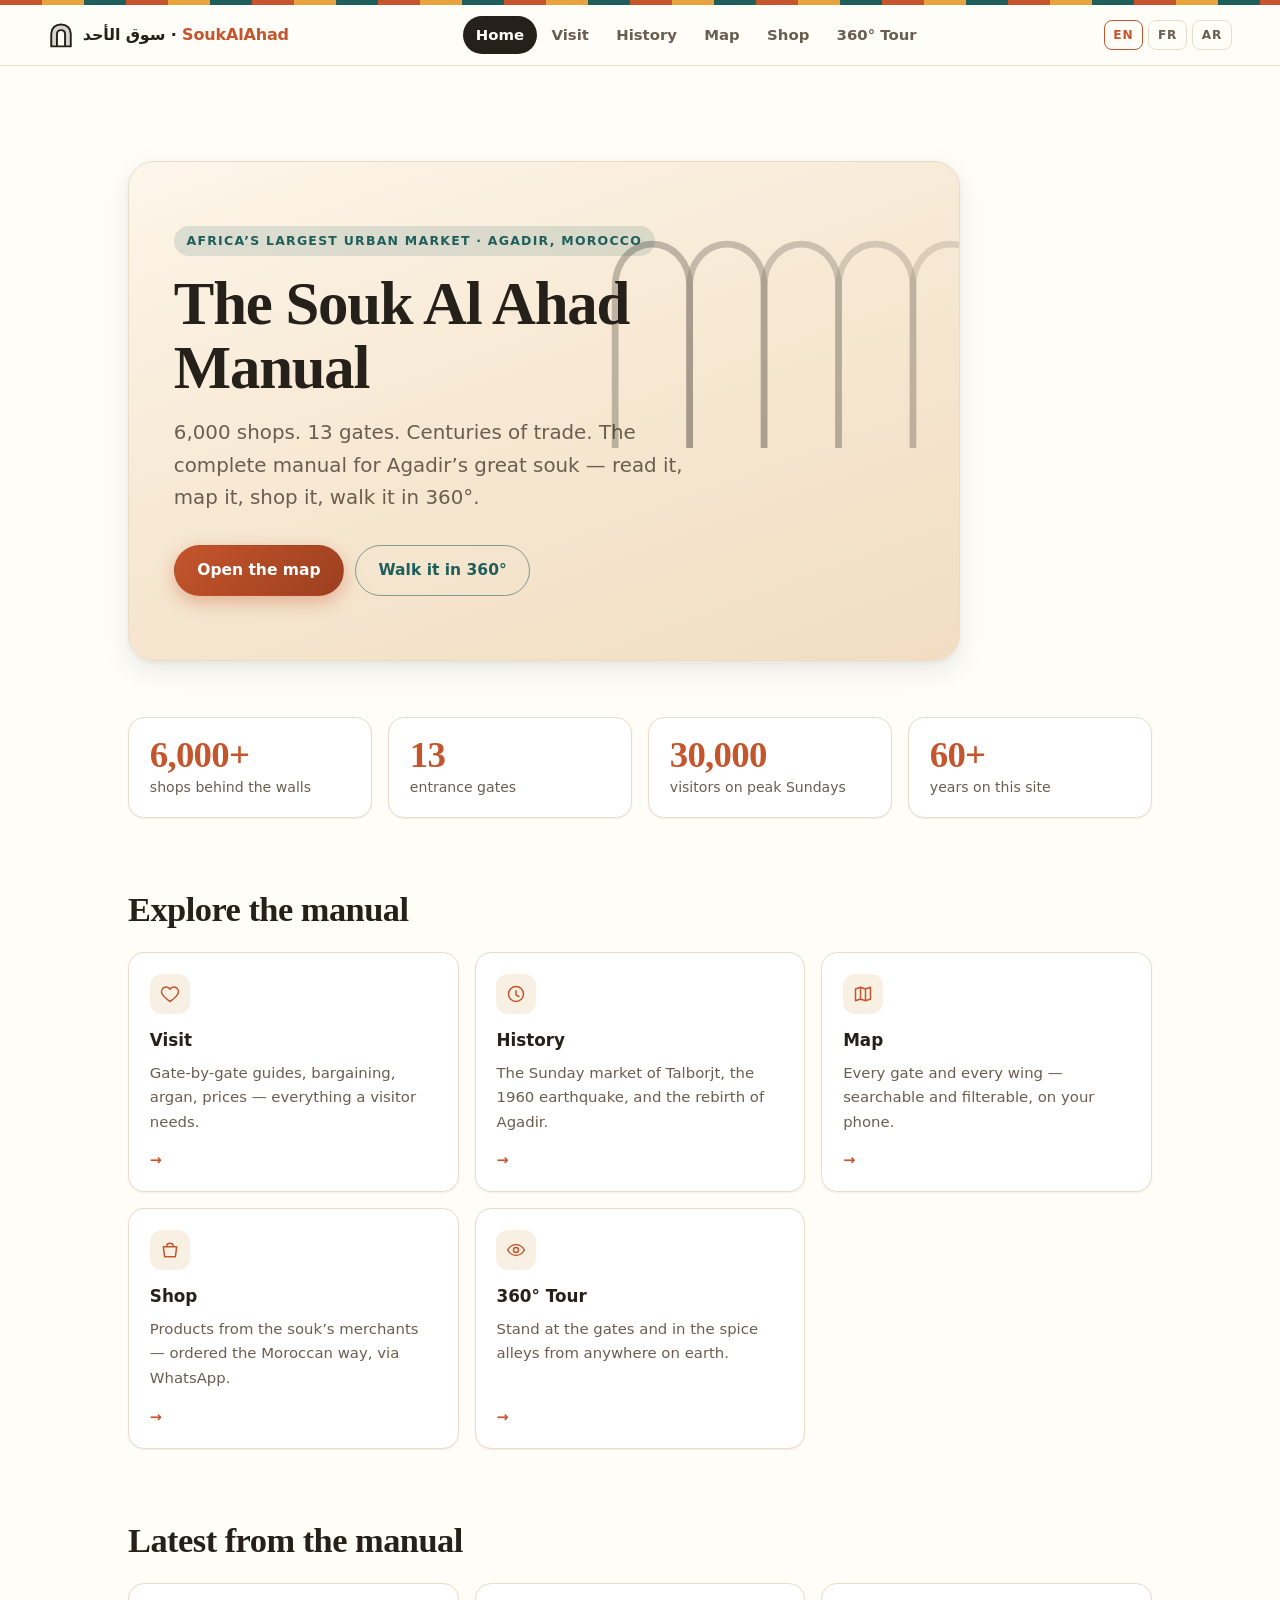
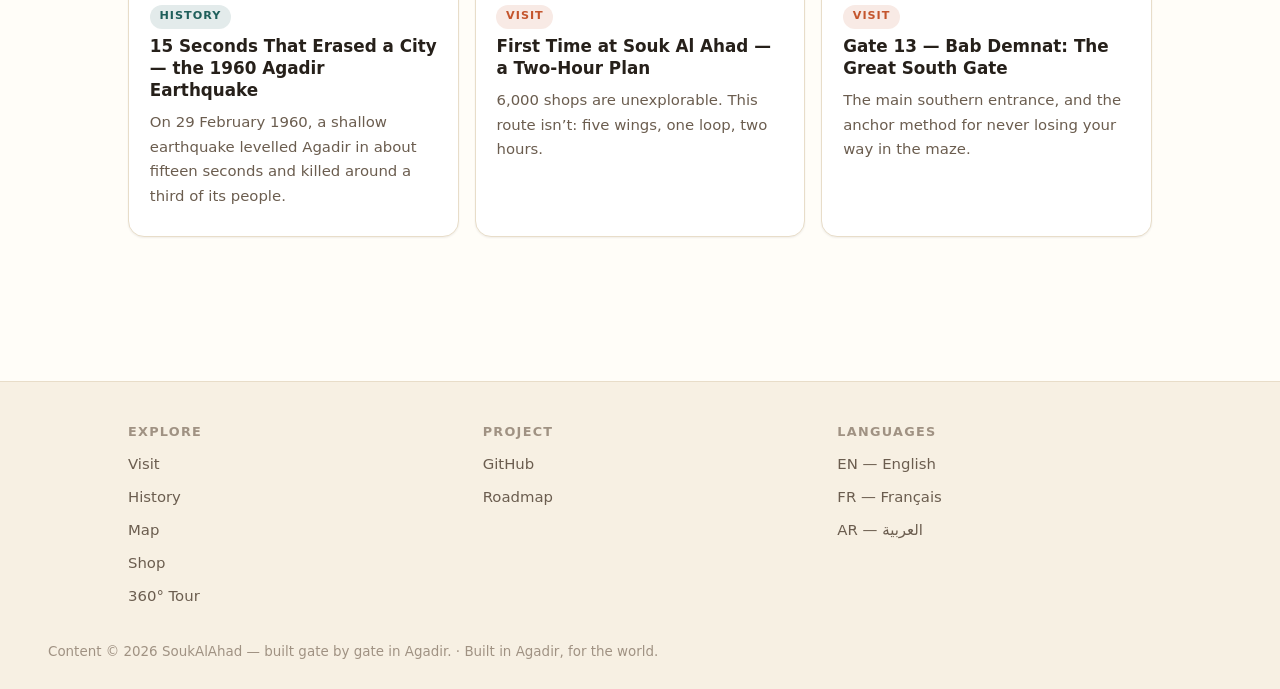
<file: preview/index.html>
<!DOCTYPE html>
<html lang="en" dir="ltr">
<head>
<meta charset="utf-8">
<meta name="viewport" content="width=device-width, initial-scale=1">
<title>Souk Al Ahad Agadir — The Complete Manual · design preview</title>
<!-- Static preview mirror of the EN homepage (production is PHP at /en /fr /ar, full RTL) -->
<link rel="icon" href="data:,">
<link rel="stylesheet" href="/public/assets/css/main.css">
</head>
<body class="page-home">
<div class="gate-strip" aria-hidden="true"></div>

<header class="site-header">
  <a class="brand" href="index.html"><svg class="glyph" viewBox="0 0 32 32" fill="none" aria-hidden="true"><path d="M4 30V14C4 8 9 3 16 3s12 5 12 11v16h-7V15c0-3-2-5-5-5s-5 2-5 5v15H4Z" fill="currentColor" opacity=".18"/><path d="M4 30V14C4 8 9 3 16 3s12 5 12 11v16M4 30h7V15c0-3 2-5 5-5s5 2 5 5v15h7M4 30h24" stroke="currentColor" stroke-width="2.4" stroke-linecap="round"/></svg> <span>سوق الأحد · <b>SoukAlAhad</b></span></a>
  <nav class="site-nav" aria-label="Main">
    <a href="index.html" aria-current="page">Home</a>
    <a href="article.html">Visit</a>
    <a href="article.html">History</a>
    <a href="map.html">Map</a>
    <a href="shop.html">Shop</a>
    <a href="tour.html">360° Tour</a>
  </nav>
  <div class="langs" aria-label="Languages">
    <a href="#" aria-current="true">EN</a><a href="#">FR</a><a href="#">AR</a>
  </div>
</header>

<main id="main">
<section class="hero">
  <svg class="arches" viewBox="0 0 400 300" fill="none" aria-hidden="true" preserveAspectRatio="xMaxYMid slice">
    <path d="M40 300V130c0-26 18-44 39-44s39 18 39 44v170" stroke="currentColor" stroke-width="7" opacity=".55"/>
    <path d="M118 300V130c0-26 18-44 39-44s39 18 39 44v170" stroke="currentColor" stroke-width="7" opacity=".48"/>
    <path d="M196 300V130c0-26 18-44 39-44s39 18 39 44v170" stroke="currentColor" stroke-width="7" opacity=".41"/>
    <path d="M274 300V130c0-26 18-44 39-44s39 18 39 44v170" stroke="currentColor" stroke-width="7" opacity=".34"/>
    <path d="M352 300V130c0-26 18-44 39-44s39 18 39 44v170" stroke="currentColor" stroke-width="7" opacity=".27"/>
  </svg>
  <p class="eyebrow">Africa’s largest urban market · Agadir, Morocco</p>
  <h1>The Souk Al Ahad Manual</h1>
  <p class="lead">6,000 shops. 13 gates. Centuries of trade. The complete manual for Agadir’s great souk — read it, map it, shop it, walk it in 360°.</p>
  <p class="hero-actions">
    <a class="btn btn-primary" href="map.html">Open the map</a>
    <a class="btn btn-ghost" href="tour.html">Walk it in 360°</a>
  </p>
</section>

<ul class="stats">
  <li class="stat"><b>6,000+</b><span>shops behind the walls</span></li>
  <li class="stat"><b>13</b><span>entrance gates</span></li>
  <li class="stat"><b>30,000</b><span>visitors on peak Sundays</span></li>
  <li class="stat"><b>60+</b><span>years on this site</span></li>
</ul>

<section class="section">
  <div class="section-head"><h2>Explore the manual</h2></div>
  <div class="cards">
    <div class="card">
      <span class="icon-chip" aria-hidden="true"><svg viewBox="0 0 24 24" fill="none"><path d="M12 21s-7-4.6-9.3-9A5.4 5.4 0 0 1 12 6.3 5.4 5.4 0 0 1 21.3 12C19 16.4 12 21 12 21Z" stroke="currentColor" stroke-width="1.8" stroke-linecap="round" stroke-linejoin="round"/></svg></span>
      <h3><a href="article.html">Visit</a></h3>
      <p>Gate-by-gate guides, bargaining, argan, prices — everything a visitor needs.</p>
      <a class="feature-link" href="article.html">→</a>
    </div>
    <div class="card">
      <span class="icon-chip" aria-hidden="true"><svg viewBox="0 0 24 24" fill="none"><path d="M12 8v5l3.5 2M21 12a9 9 0 1 1-9-9 9 9 0 0 1 9 9Z" stroke="currentColor" stroke-width="1.8" stroke-linecap="round" stroke-linejoin="round"/></svg></span>
      <h3><a href="article.html">History</a></h3>
      <p>The Sunday market of Talborjt, the 1960 earthquake, and the rebirth of Agadir.</p>
      <a class="feature-link" href="article.html">→</a>
    </div>
    <div class="card">
      <span class="icon-chip" aria-hidden="true"><svg viewBox="0 0 24 24" fill="none"><path d="M9 4 3 6v14l6-2 6 2 6-2V4l-6 2-6-2Zm0 0v14m6-12v14" stroke="currentColor" stroke-width="1.8" stroke-linecap="round" stroke-linejoin="round"/></svg></span>
      <h3><a href="map.html">Map</a></h3>
      <p>Every gate and every wing — searchable and filterable, on your phone.</p>
      <a class="feature-link" href="map.html">→</a>
    </div>
    <div class="card">
      <span class="icon-chip" aria-hidden="true"><svg viewBox="0 0 24 24" fill="none"><path d="M4 8h16l-1.5 12h-13L4 8Zm4 0a4 4 0 0 1 8 0" stroke="currentColor" stroke-width="1.8" stroke-linecap="round" stroke-linejoin="round"/></svg></span>
      <h3><a href="shop.html">Shop</a></h3>
      <p>Products from the souk’s merchants — ordered the Moroccan way, via WhatsApp.</p>
      <a class="feature-link" href="shop.html">→</a>
    </div>
    <div class="card">
      <span class="icon-chip" aria-hidden="true"><svg viewBox="0 0 24 24" fill="none"><path d="M2 12s3.5-6.5 10-6.5S22 12 22 12s-3.5 6.5-10 6.5S2 12 2 12Zm10 3a3 3 0 1 0 0-6 3 3 0 0 0 0 6Z" stroke="currentColor" stroke-width="1.8" stroke-linecap="round" stroke-linejoin="round"/></svg></span>
      <h3><a href="tour.html">360° Tour</a></h3>
      <p>Stand at the gates and in the spice alleys from anywhere on earth.</p>
      <a class="feature-link" href="tour.html">→</a>
    </div>
  </div>
</section>

<section class="section">
  <div class="section-head"><h2>Latest from the manual</h2></div>
  <ol class="cards">
    <li class="card">
      <span class="badge">History</span>
      <h3><a href="article.html">15 Seconds That Erased a City — the 1960 Agadir Earthquake</a></h3>
      <p>On 29 February 1960, a shallow earthquake levelled Agadir in about fifteen seconds and killed around a third of its people.</p>
    </li>
    <li class="card">
      <span class="badge is-warm">Visit</span>
      <h3><a href="article.html">First Time at Souk Al Ahad — a Two-Hour Plan</a></h3>
      <p>6,000 shops are unexplorable. This route isn’t: five wings, one loop, two hours.</p>
    </li>
    <li class="card">
      <span class="badge is-warm">Visit</span>
      <h3><a href="article.html">Gate 13 — Bab Demnat: The Great South Gate</a></h3>
      <p>The main southern entrance, and the anchor method for never losing your way in the maze.</p>
    </li>
  </ol>
</section>
</main>

<footer class="site-footer">
  <div class="footer-grid">
    <div>
      <h4>Explore</h4>
      <ul>
        <li><a href="article.html">Visit</a></li>
        <li><a href="article.html">History</a></li>
        <li><a href="map.html">Map</a></li>
        <li><a href="shop.html">Shop</a></li>
        <li><a href="tour.html">360° Tour</a></li>
      </ul>
    </div>
    <div>
      <h4>Project</h4>
      <ul>
        <li><a href="https://github.com/ic4rusfly/soukalahad.com" target="_blank" rel="noopener">GitHub</a></li>
        <li><a href="https://github.com/ic4rusfly/soukalahad.com/blob/main/PLAN.md" target="_blank" rel="noopener">Roadmap</a></li>
      </ul>
    </div>
    <div>
      <h4>Languages</h4>
      <ul>
        <li><a href="#">EN — English</a></li>
        <li><a href="#">FR — Français</a></li>
        <li><a href="#">AR — العربية</a></li>
      </ul>
    </div>
  </div>
  <p class="footer-tag">Content © 2026 SoukAlAhad — built gate by gate in Agadir. · Built in Agadir, for the world.</p>
</footer>

<script type="module" src="/public/assets/js/app.js"></script>
</body>
</html>
</file>
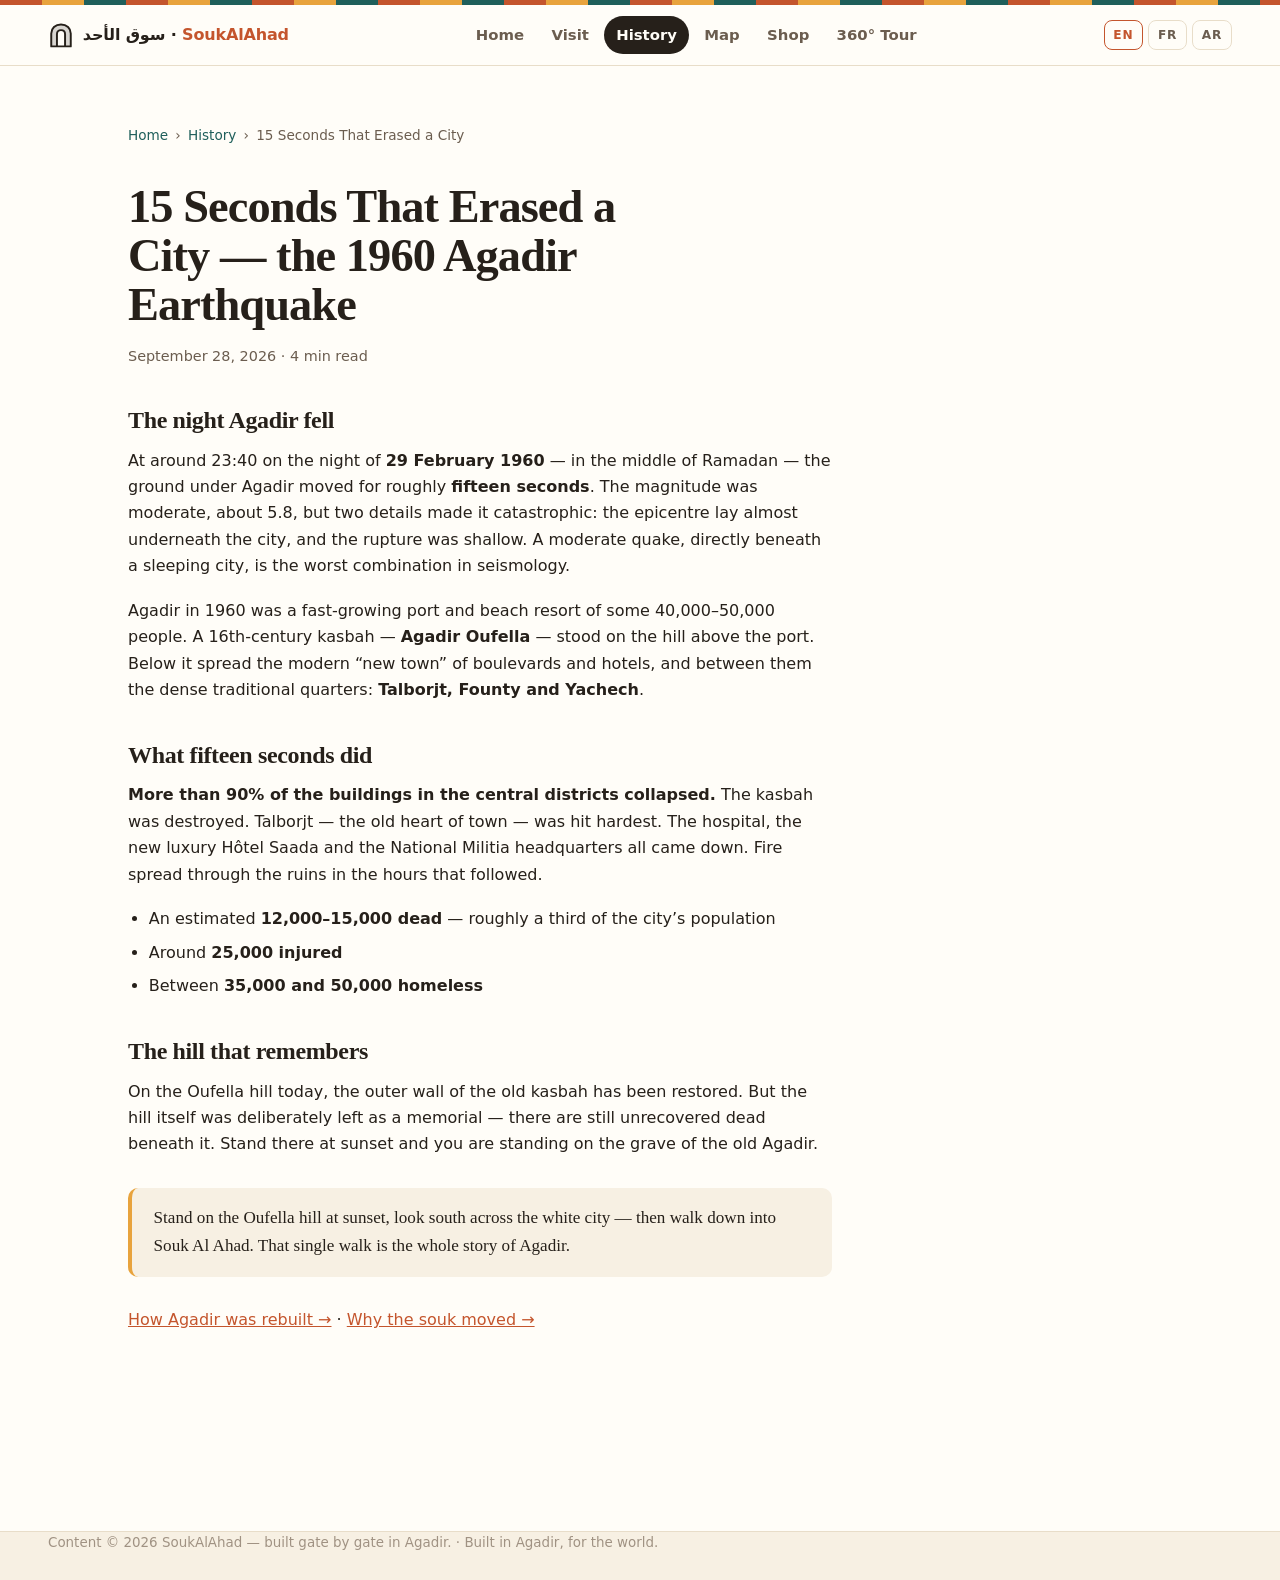
<file: preview/article.html>
<!DOCTYPE html>
<html lang="en" dir="ltr">
<head>
<meta charset="utf-8">
<meta name="viewport" content="width=device-width, initial-scale=1">
<title>15 Seconds That Erased a City — design preview</title>
<!-- Static preview mirror of the EN article page (production: /en/history/agadir-earthquake-1960, + FR, + AR RTL) -->
<link rel="icon" href="data:,">
<link rel="stylesheet" href="/public/assets/css/main.css">
</head>
<body class="page-history">
<div class="gate-strip" aria-hidden="true"></div>

<header class="site-header">
  <a class="brand" href="index.html"><svg class="glyph" viewBox="0 0 32 32" fill="none" aria-hidden="true"><path d="M4 30V14C4 8 9 3 16 3s12 5 12 11v16h-7V15c0-3-2-5-5-5s-5 2-5 5v15H4Z" fill="currentColor" opacity=".18"/><path d="M4 30V14C4 8 9 3 16 3s12 5 12 11v16M4 30h7V15c0-3 2-5 5-5s5 2 5 5v15h7M4 30h24" stroke="currentColor" stroke-width="2.4" stroke-linecap="round"/></svg> <span>سوق الأحد · <b>SoukAlAhad</b></span></a>
  <nav class="site-nav" aria-label="Main">
    <a href="index.html">Home</a>
    <a href="#">Visit</a>
    <a href="#" aria-current="page">History</a>
    <a href="map.html">Map</a>
    <a href="shop.html">Shop</a>
    <a href="tour.html">360° Tour</a>
  </nav>
  <div class="langs" aria-label="Languages">
    <a href="#" aria-current="true">EN</a><a href="#">FR</a><a href="#">AR</a>
  </div>
</header>

<main id="main">
<nav class="breadcrumb" aria-label="Breadcrumb">
  <a href="index.html">Home</a><span aria-hidden="true">›</span>
  <a href="#">History</a><span aria-hidden="true">›</span>
  <span aria-current="page">15 Seconds That Erased a City</span>
</nav>

<article class="article">
  <header class="article-head">
    <h1>15 Seconds That Erased a City — the 1960 Agadir Earthquake</h1>
    <p class="article-meta">September 28, 2026 · 4 min read</p>
  </header>
  <div class="prose">
    <h2>The night Agadir fell</h2>
    <p>At around 23:40 on the night of <strong>29 February 1960</strong> — in the middle of Ramadan — the ground under Agadir moved for roughly <strong>fifteen seconds</strong>. The magnitude was moderate, about 5.8, but two details made it catastrophic: the epicentre lay almost underneath the city, and the rupture was shallow. A moderate quake, directly beneath a sleeping city, is the worst combination in seismology.</p>
    <p>Agadir in 1960 was a fast-growing port and beach resort of some 40,000–50,000 people. A 16th-century kasbah — <strong>Agadir Oufella</strong> — stood on the hill above the port. Below it spread the modern “new town” of boulevards and hotels, and between them the dense traditional quarters: <strong>Talborjt, Founty and Yachech</strong>.</p>
    <h2>What fifteen seconds did</h2>
    <p><strong>More than 90% of the buildings in the central districts collapsed.</strong> The kasbah was destroyed. Talborjt — the old heart of town — was hit hardest. The hospital, the new luxury Hôtel Saada and the National Militia headquarters all came down. Fire spread through the ruins in the hours that followed.</p>
    <ul>
      <li>An estimated <strong>12,000–15,000 dead</strong> — roughly a third of the city’s population</li>
      <li>Around <strong>25,000 injured</strong></li>
      <li>Between <strong>35,000 and 50,000 homeless</strong></li>
    </ul>
    <h2>The hill that remembers</h2>
    <p>On the Oufella hill today, the outer wall of the old kasbah has been restored. But the hill itself was deliberately left as a memorial — there are still unrecovered dead beneath it. Stand there at sunset and you are standing on the grave of the old Agadir.</p>
    <blockquote><p>Stand on the Oufella hill at sunset, look south across the white city — then walk down into Souk Al Ahad. That single walk is the whole story of Agadir.</p></blockquote>
    <p><a href="index.html">How Agadir was rebuilt →</a> · <a href="index.html">Why the souk moved →</a></p>
  </div>
</article>
</main>

<footer class="site-footer">
  <p class="footer-tag">Content © 2026 SoukAlAhad — built gate by gate in Agadir. · Built in Agadir, for the world.</p>
</footer>

<script type="module" src="/public/assets/js/app.js"></script>
</body>
</html>
</file>
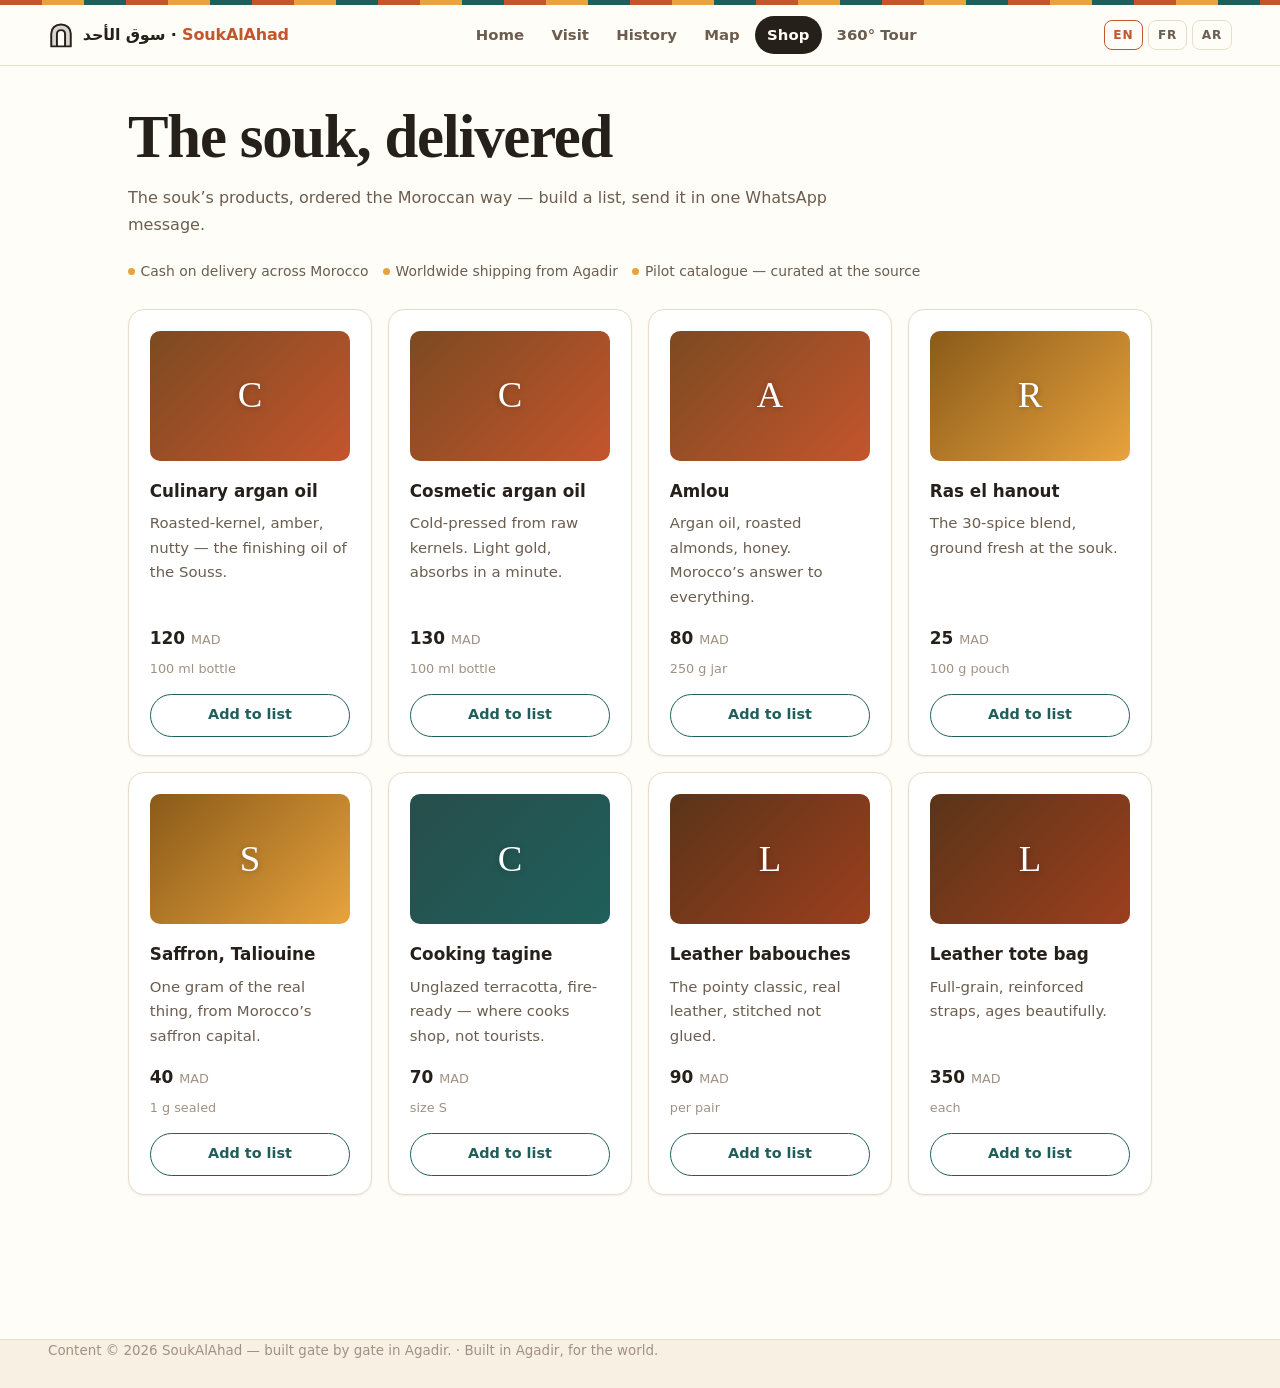
<file: preview/shop.html>
<!DOCTYPE html>
<html lang="en" dir="ltr">
<head>
<meta charset="utf-8">
<meta name="viewport" content="width=device-width, initial-scale=1">
<title>The souk, delivered · Souk Al Ahad — design preview</title>
<!-- Static preview mirror of the EN shop page (production is PHP at /en|/fr|/ar/shop) -->
<link rel="icon" href="data:,">
<link rel="stylesheet" href="/public/assets/css/main.css">
</head>
<body class="page-shop">
<div class="gate-strip" aria-hidden="true"></div>

<header class="site-header">
  <a class="brand" href="index.html"><svg class="glyph" viewBox="0 0 32 32" fill="none" aria-hidden="true"><path d="M4 30V14C4 8 9 3 16 3s12 5 12 11v16h-7V15c0-3-2-5-5-5s-5 2-5 5v15H4Z" fill="currentColor" opacity=".18"/><path d="M4 30V14C4 8 9 3 16 3s12 5 12 11v16M4 30h7V15c0-3 2-5 5-5s5 2 5 5v15h7M4 30h24" stroke="currentColor" stroke-width="2.4" stroke-linecap="round"/></svg> <span>سوق الأحد · <b>SoukAlAhad</b></span></a>
  <nav class="site-nav" aria-label="Main">
    <a href="index.html">Home</a>
    <a href="article.html">Visit</a>
    <a href="article.html">History</a>
    <a href="map.html">Map</a>
    <a href="shop.html" aria-current="page">Shop</a>
    <a href="tour.html">360° Tour</a>
  </nav>
  <div class="langs" aria-label="Languages">
    <a href="#" aria-current="true">EN</a><a href="#">FR</a><a href="#">AR</a>
  </div>
</header>

<main id="main">
<section class="section-head">
  <h1>The souk, delivered</h1>
  <p>The souk’s products, ordered the Moroccan way — build a list, send it in one WhatsApp message.</p>
</section>

<div class="shop-note">
  <span><span class="dot"></span>Cash on delivery across Morocco</span>
  <span><span class="dot"></span>Worldwide shipping from Agadir</span>
  <span><span class="dot"></span>Pilot catalogue — curated at the source</span>
</div>

<ul id="products" class="products"
    data-products="/public/assets/data/products.json"
    data-lang="en"
    data-currency="MAD"
    data-add="Add to list"
    aria-live="polite"></ul>

<div id="basket" class="basket-bar" aria-label="Order list">
  <div class="basket-inner">
    <p class="basket-info" id="basket-info"></p>
    <div class="basket-actions">
      <button class="btn btn-ghost btn-sm" id="basket-clear">Clear</button>
      <button class="btn btn-whatsapp btn-sm" id="basket-send">Send order via WhatsApp</button>
    </div>
  </div>
</div>
</main>

<footer class="site-footer">
  <p class="footer-tag">Content © 2026 SoukAlAhad — built gate by gate in Agadir. · Built in Agadir, for the world.</p>
</footer>

<script type="module" src="/public/assets/js/shop.js"></script>
</body>
</html>
</file>
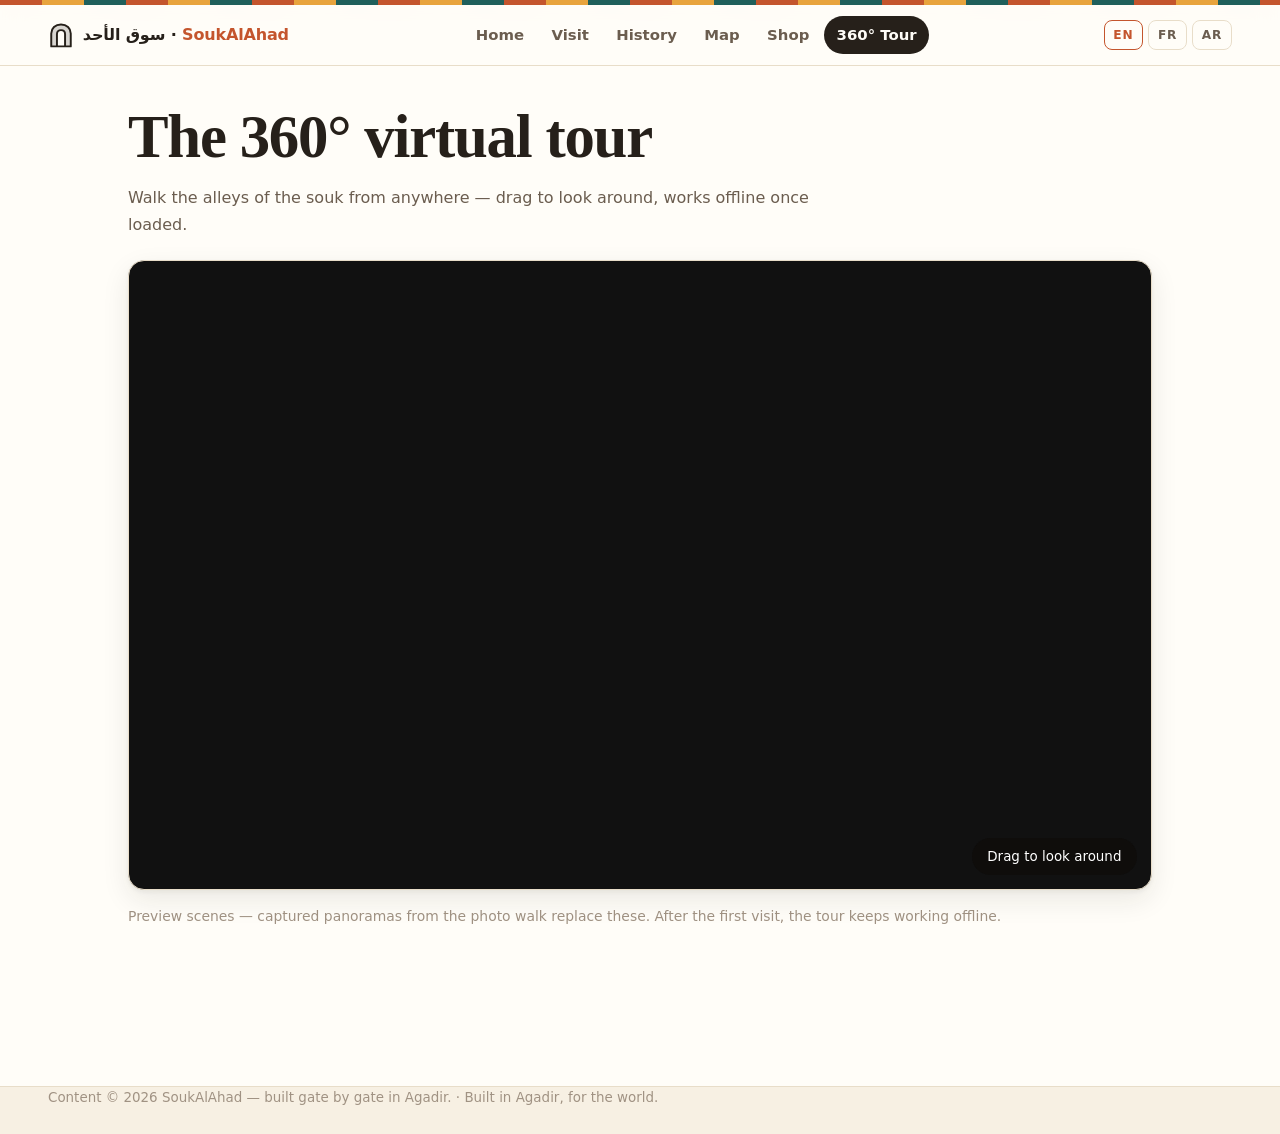
<file: preview/tour.html>
<!DOCTYPE html>
<html lang="en" dir="ltr">
<head>
<meta charset="utf-8">
<meta name="viewport" content="width=device-width, initial-scale=1">
<title>The 360° virtual tour · Souk Al Ahad — design preview</title>
<!-- Static preview mirror of the EN tour page (production is PHP at /en|/fr|/ar/tour) -->
<link rel="icon" href="data:,">
<link rel="stylesheet" href="/public/assets/css/main.css">
</head>
<body class="page-tour">
<div class="gate-strip" aria-hidden="true"></div>

<header class="site-header">
  <a class="brand" href="index.html"><svg class="glyph" viewBox="0 0 32 32" fill="none" aria-hidden="true"><path d="M4 30V14C4 8 9 3 16 3s12 5 12 11v16h-7V15c0-3-2-5-5-5s-5 2-5 5v15H4Z" fill="currentColor" opacity=".18"/><path d="M4 30V14C4 8 9 3 16 3s12 5 12 11v16M4 30h7V15c0-3 2-5 5-5s5 2 5 5v15h7M4 30h24" stroke="currentColor" stroke-width="2.4" stroke-linecap="round"/></svg> <span>سوق الأحد · <b>SoukAlAhad</b></span></a>
  <nav class="site-nav" aria-label="Main">
    <a href="index.html">Home</a>
    <a href="article.html">Visit</a>
    <a href="article.html">History</a>
    <a href="map.html">Map</a>
    <a href="shop.html">Shop</a>
    <a href="tour.html" aria-current="page">360° Tour</a>
  </nav>
  <div class="langs" aria-label="Languages">
    <a href="#" aria-current="true">EN</a><a href="#">FR</a><a href="#">AR</a>
  </div>
</header>

<main id="main">
<section class="section-head">
  <h1>The 360° virtual tour</h1>
  <p>Walk the alleys of the souk from anywhere — drag to look around, works offline once loaded.</p>
</section>

<div id="tour" class="tour-viewport"
     data-scene-gate="/public/assets/tour/scene-gate.jpg"
     data-scene-spices="/public/assets/tour/scene-spices.jpg"
     data-lang="en"
     data-hint="Drag to look around"
     data-fullscreen="Fullscreen">
  <div class="controls">
    <div class="scene-chips" id="scene-chips"></div>
    <span class="tour-hint" id="tour-hint">Drag to look around</span>
  </div>
</div>

<p class="tour-caption">Preview scenes — captured panoramas from the photo walk replace these. After the first visit, the tour keeps working offline.</p>
</main>

<footer class="site-footer">
  <p class="footer-tag">Content © 2026 SoukAlAhad — built gate by gate in Agadir. · Built in Agadir, for the world.</p>
</footer>

<script src="https://cdn.marzipano.net/media/latest/marzipano.js" defer></script>
<script type="module" src="/public/assets/js/tour.js"></script>
</body>
</html>
</file>
<file: public/assets/css/main.css>
/* ============================================================
   SoukAlAhad — modern theme (v2, 2026)
   Palette from the souk: terracotta, saffron, teal, sand.
   RTL via logical properties. Light + dark. No build step.
   ============================================================ */

:root {
  color-scheme: light;
  --terracotta:      #c4552d;
  --terracotta-dark: #9c3f1e;
  --terracotta-soft: #f4ddd2;
  --saffron:         #e8a33d;
  --saffron-soft:    #faeeca;
  --teal:            #1f5f5b;
  --teal-soft:       #dbebe9;
  --sand:            #f7f0e3;
  --paper:           #fffdf8;
  --ink:             #26201a;
  --ink-soft:        #6b5d4f;
  --ink-faint:       #a09283;
  --line:            #e8ddc9;
  --card:            #ffffff;
  --hero-grad:       linear-gradient(160deg, #fdf6ea 0%, #f7e9d4 45%, #f2ddc2 100%);
  --shadow-sm:       0 1px 2px rgba(38,32,26,.07);
  --shadow-md:       0 2px 4px rgba(38,32,26,.05), 0 10px 28px rgba(38,32,26,.09);
  --shadow-lg:       0 4px 8px rgba(38,32,26,.06), 0 18px 44px rgba(38,32,26,.14);
  --radius:          16px;
  --radius-sm:       10px;
}

@media (prefers-color-scheme: dark) {
  :root {
    color-scheme: dark;
    --terracotta:      #e06a3e;
    --terracotta-dark: #c4552d;
    --terracotta-soft: #4a2c1d;
    --saffron:         #f0b45a;
    --saffron-soft:    #46351a;
    --teal:            #4db3aa;
    --teal-soft:       #163b38;
    --sand:            #26211a;
    --paper:           #1c1814;
    --ink:             #f2e9dd;
    --ink-soft:        #bfae9c;
    --ink-faint:       #8d7f6f;
    --line:            #3a332a;
    --card:            #262019;
    --hero-grad:       linear-gradient(160deg, #221c15 0%, #2a2118 50%, #31261b 100%);
    --shadow-sm:       0 1px 2px rgba(0,0,0,.4);
    --shadow-md:       0 2px 4px rgba(0,0,0,.35), 0 10px 28px rgba(0,0,0,.45);
    --shadow-lg:       0 4px 8px rgba(0,0,0,.4), 0 18px 44px rgba(0,0,0,.55);
  }
}

* { box-sizing: border-box; }
html { scroll-behavior: smooth; }

@media (prefers-reduced-motion: reduce) {
  html { scroll-behavior: auto; }
  *, *::before, *::after { animation-duration: .01ms !important; transition-duration: .01ms !important; }
}

body {
  margin: 0;
  font-family: system-ui, -apple-system, "Segoe UI", Roboto, "Noto Sans", "Noto Kufi Arabic", "Noto Naskh Arabic", sans-serif;
  color: var(--ink);
  background: var(--paper);
  line-height: 1.65;
  -webkit-font-smoothing: antialiased;
}

::selection { background: var(--saffron); color: #26201a; }

a { color: var(--terracotta); }
img { max-width: 100%; display: block; }

.skip-link {
  position: absolute; inset-inline-start: -999px; top: 0;
  z-index: 100; padding: .6rem 1rem; background: var(--teal); color: #fff; border-radius: 0 0 8px 0;
}
.skip-link:focus { inset-inline-start: 0; }

:focus-visible { outline: 3px solid var(--saffron); outline-offset: 2px; border-radius: 4px; }

/* ---- The 13-gate strip (brand mark) ---- */
.gate-strip {
  height: 5px;
  background: repeating-linear-gradient(
    90deg,
    var(--terracotta) 0 42px,
    var(--saffron) 42px 84px,
    var(--teal) 84px 126px
  );
}

/* ---- Header ---- */
.site-header {
  position: sticky;
  top: 0;
  z-index: 50;
  display: flex;
  flex-wrap: wrap;
  gap: .5rem 1.25rem;
  align-items: center;
  justify-content: space-between;
  padding: .7rem clamp(1rem, 4vw, 3rem);
  background: color-mix(in srgb, var(--paper) 82%, transparent);
  backdrop-filter: blur(14px);
  -webkit-backdrop-filter: blur(14px);
  border-block-end: 1px solid var(--line);
}

.brand {
  display: inline-flex;
  align-items: center;
  gap: .55rem;
  font-weight: 800;
  font-size: 1rem;
  color: var(--ink);
  text-decoration: none;
  white-space: nowrap;
  letter-spacing: -.01em;
}
.brand b { color: var(--terracotta); }
.brand .glyph { width: 26px; height: 26px; flex: none; }

.site-nav { display: flex; flex-wrap: wrap; gap: .15rem; }
.site-nav a {
  padding: .42rem .78rem;
  border-radius: 999px;
  color: var(--ink-soft);
  text-decoration: none;
  font-size: .93rem;
  font-weight: 550;
  transition: background .15s ease, color .15s ease;
}
.site-nav a:hover { background: var(--sand); color: var(--ink); }
.site-nav a[aria-current="page"] { background: var(--ink); color: var(--paper); }

.langs { display: flex; gap: .3rem; }
.langs a {
  padding: .26rem .55rem;
  border-radius: 8px;
  font-size: .76rem;
  font-weight: 700;
  letter-spacing: .07em;
  text-transform: uppercase;
  text-decoration: none;
  color: var(--ink-soft);
  border: 1px solid var(--line);
  transition: border-color .15s ease, color .15s ease;
}
.langs a:hover,
.langs a[aria-current="true"] { border-color: var(--terracotta); color: var(--terracotta); }

/* ---- Layout ---- */
main {
  max-width: 1120px;
  margin-inline: auto;
  padding: clamp(1rem, 3vw, 2.5rem) clamp(1rem, 4vw, 3rem) 5rem;
}

.section { margin-block-start: clamp(2.5rem, 7vw, 4.5rem); }
.section-head { max-width: 46rem; margin-block-end: 1.4rem; }
.section-head p { color: var(--ink-soft); margin: .3rem 0 0; }

h2 {
  font-family: "Iowan Old Style", Georgia, "Times New Roman", "Noto Naskh Arabic", serif;
  font-size: clamp(1.55rem, 3.6vw, 2.15rem);
  line-height: 1.15;
  letter-spacing: -.015em;
  margin: 0;
}

/* ---- Hero ---- */
.hero {
  position: relative;
  overflow: hidden;
  max-width: 52rem;
  margin-block: clamp(1.5rem, 5vw, 3.5rem);
  padding: clamp(2rem, 6vw, 4rem) clamp(1.4rem, 4vw, 2.8rem);
  border-radius: 26px;
  background: var(--hero-grad);
  border: 1px solid var(--line);
  box-shadow: var(--shadow-md);
}
.hero .arches { position: absolute; inset-block-start: 0; inset-inline-end: 0; width: 46%; opacity: .5; pointer-events: none; }
.eyebrow {
  display: inline-block;
  margin: 0 0 1rem;
  padding: .3rem .8rem;
  border-radius: 999px;
  background: color-mix(in srgb, var(--teal) 14%, transparent);
  color: var(--teal);
  font-size: .78rem;
  font-weight: 700;
  letter-spacing: .1em;
  text-transform: uppercase;
}
h1 {
  margin: 0 0 1rem;
  font-family: "Iowan Old Style", Georgia, "Times New Roman", "Noto Naskh Arabic", serif;
  font-size: clamp(2.2rem, 6.4vw, 3.8rem);
  line-height: 1.06;
  letter-spacing: -.02em;
  max-width: 18ch;
}
.lead {
  margin: 0 0 1.9rem;
  max-width: 42ch;
  font-size: clamp(1.05rem, 2.3vw, 1.24rem);
  color: var(--ink-soft);
}
.hero-actions { display: flex; flex-wrap: wrap; gap: .7rem; margin: 0; }

/* ---- Stats band ---- */
.stats {
  display: grid;
  grid-template-columns: repeat(auto-fit, minmax(150px, 1fr));
  gap: 1rem;
  margin: 0;
  padding: 0;
  list-style: none;
}
.stat {
  padding: 1.2rem 1.3rem 1.05rem;
  border-radius: var(--radius);
  background: var(--card);
  border: 1px solid var(--line);
  box-shadow: var(--shadow-sm);
}
.stat b {
  display: block;
  font-family: "Iowan Old Style", Georgia, "Noto Naskh Arabic", serif;
  font-size: clamp(1.7rem, 4vw, 2.3rem);
  line-height: 1;
  color: var(--terracotta);
  font-variant-numeric: tabular-nums;
  letter-spacing: -.02em;
}
.stat span { font-size: .88rem; color: var(--ink-soft); }

/* ---- Buttons ---- */
.btn {
  display: inline-flex;
  align-items: center;
  gap: .45rem;
  padding: .72rem 1.4rem;
  border-radius: 999px;
  font-weight: 650;
  font-size: .97rem;
  text-decoration: none;
  border: 1.5px solid transparent;
  transition: transform .15s ease, box-shadow .15s ease, background .15s ease;
}
.btn:hover { transform: translateY(-1px); }
.btn:active { transform: translateY(0); }
.btn-primary {
  background: linear-gradient(135deg, var(--terracotta), var(--terracotta-dark));
  color: #fff;
  box-shadow: 0 6px 18px color-mix(in srgb, var(--terracotta) 38%, transparent);
}
.btn-primary:hover { box-shadow: 0 10px 26px color-mix(in srgb, var(--terracotta) 46%, transparent); }
.btn-ghost { color: var(--teal); border-color: color-mix(in srgb, var(--teal) 55%, transparent); background: transparent; }
.btn-ghost:hover { background: color-mix(in srgb, var(--teal) 10%, transparent); }
.btn-whatsapp { background: #1f9c56; color: #fff; box-shadow: 0 6px 18px rgba(31,156,86,.35); }

/* ---- Cards ---- */
.cards {
  list-style: none;
  display: grid;
  grid-template-columns: repeat(auto-fill, minmax(258px, 1fr));
  gap: 1rem;
  padding: 0;
  margin: 0;
}
.card {
  position: relative;
  display: flex;
  flex-direction: column;
  gap: .35rem;
  padding: 1.3rem 1.3rem 1.15rem;
  background: var(--card);
  border: 1px solid var(--line);
  border-radius: var(--radius);
  box-shadow: var(--shadow-sm);
  transition: transform .18s ease, box-shadow .18s ease, border-color .18s ease;
}
.card:hover { transform: translateY(-3px); box-shadow: var(--shadow-md); border-color: color-mix(in srgb, var(--terracotta) 40%, var(--line)); }
.card h3 { margin: .1rem 0 .2rem; font-size: 1.05rem; line-height: 1.3; }
.card p { margin: 0 0 .6rem; color: var(--ink-soft); font-size: .93rem; flex: 1; }
.card h3 a { color: var(--ink); text-decoration: none; }
.card h3 a:hover { color: var(--terracotta); }

.badge {
  display: inline-block;
  align-self: flex-start;
  font-size: .7rem;
  font-weight: 750;
  letter-spacing: .09em;
  text-transform: uppercase;
  color: var(--teal);
  background: color-mix(in srgb, var(--teal) 12%, transparent);
  border-radius: 999px;
  padding: .18rem .6rem;
}
.badge.is-warm { color: var(--terracotta); background: color-mix(in srgb, var(--terracotta) 12%, transparent); }

.feature-link {
  margin-block-start: auto;
  font-weight: 650;
  font-size: .9rem;
  color: var(--terracotta);
  text-decoration: none;
}
.feature-link:hover { text-decoration: underline; }

/* ---- Explore icons ---- */
.icon-chip {
  display: inline-flex;
  align-items: center;
  justify-content: center;
  width: 40px; height: 40px;
  border-radius: 12px;
  background: var(--sand);
  color: var(--terracotta);
  margin-block-end: .55rem;
}
.icon-chip svg { width: 20px; height: 20px; }

/* ---- Breadcrumb + article (manual) ---- */
.breadcrumb {
  display: flex;
  flex-wrap: wrap;
  gap: .45rem;
  align-items: center;
  padding-block: 1.2rem 0;
  font-size: .85rem;
  color: var(--ink-soft);
}
.breadcrumb a { color: var(--teal); text-decoration: none; }
.breadcrumb a:hover { text-decoration: underline; }

.section-empty { color: var(--ink-soft); font-style: italic; }

.article { max-width: 44rem; padding-block: clamp(.8rem, 4vw, 2.2rem); }
.article-head h1 { font-size: clamp(1.9rem, 5vw, 2.9rem); max-width: 24ch; }
.article-meta { margin: 0 0 2.2rem; color: var(--ink-soft); font-size: .9rem; }

.prose h2 {
  font-size: 1.5rem;
  margin: 2.4rem 0 .8rem;
}
.prose h3 { font-size: 1.16rem; margin: 1.9rem 0 .6rem; }
.prose p { margin: 0 0 1.15rem; }
.prose ul { margin: 0 0 1.2rem; padding-inline-start: 1.3rem; }
.prose li { margin-block-end: .45rem; }
.prose strong { color: var(--ink); }
.prose blockquote {
  margin: 1.9rem 0;
  padding: 1rem 1.35rem;
  border-inline-start: 4px solid var(--saffron);
  background: var(--sand);
  border-radius: 10px;
  font-family: "Iowan Old Style", Georgia, "Noto Naskh Arabic", serif;
  font-size: 1.07rem;
}
.prose blockquote p { margin: 0; }

/* ---- 404 / narrow pages ---- */
.coming { max-width: 40rem; padding-block: clamp(2rem, 7vw, 4.5rem); }
.coming h1 { font-size: clamp(1.8rem, 5vw, 2.6rem); max-width: 20ch; }
.coming .badge { margin-block-end: .8rem; }

/* ---- MAP page ---- */
.map-toolbar {
  display: flex;
  flex-wrap: wrap;
  gap: .6rem;
  align-items: center;
  margin-block: 1.2rem .9rem;
}
.map-search {
  flex: 1 1 240px;
  padding: .68rem 1rem;
  border-radius: 999px;
  border: 1.5px solid var(--line);
  background: var(--card);
  color: var(--ink);
  font-size: .95rem;
  font-family: inherit;
}
.map-search:focus { border-color: var(--terracotta); outline: none; box-shadow: 0 0 0 3px color-mix(in srgb, var(--terracotta) 20%, transparent); }

.chips { display: flex; flex-wrap: wrap; gap: .45rem; }
.chip {
  padding: .42rem .9rem;
  border-radius: 999px;
  border: 1.5px solid var(--line);
  background: var(--card);
  color: var(--ink-soft);
  font-size: .85rem;
  font-weight: 600;
  font-family: inherit;
  cursor: pointer;
  transition: all .15s ease;
}
.chip:hover { border-color: var(--terracotta); color: var(--terracotta); }
.chip[aria-pressed="true"] { background: var(--ink); border-color: var(--ink); color: var(--paper); }

.map-viewport {
  height: clamp(420px, 68vh, 680px);
  border-radius: var(--radius);
  overflow: hidden;
  border: 1px solid var(--line);
  box-shadow: var(--shadow-md);
  z-index: 1;
}
.map-note { margin-block-start: .9rem; font-size: .87rem; color: var(--ink-faint); }

.gate-pin {
  display: grid;
  place-items: center;
  width: 30px; height: 30px;
  border-radius: 50% 50% 50% 4px;
  transform: rotate(45deg);
  background: linear-gradient(135deg, var(--terracotta), var(--terracotta-dark));
  color: #fff;
  font-weight: 800;
  font-size: .8rem;
  box-shadow: var(--shadow-sm);
  border: 2px solid var(--paper);
}
.gate-pin > span { transform: rotate(-45deg); }
.gate-pin.is-main { width: 38px; height: 38px; font-size: .95rem; background: linear-gradient(135deg, var(--teal), #14403d); }

.leaflet-container { background: var(--sand); font-family: inherit; }
.gate-popup { direction: ltr; min-width: 190px; }
.gate-popup h4 { margin: 0 0 .2rem; font-size: .98rem; }
.gate-popup p { margin: 0 0 .5rem; font-size: .84rem; color: var(--ink-soft); }
.gate-popup a { font-size: .86rem; font-weight: 650; }

/* ---- SHOP page ---- */
.shop-note {
  display: flex;
  flex-wrap: wrap;
  gap: .4rem .9rem;
  margin: 1.1rem 0 1.6rem;
  font-size: .87rem;
  color: var(--ink-soft);
}
.shop-note span { display: inline-flex; align-items: center; gap: .35rem; }
.shop-note .dot { width: 7px; height: 7px; border-radius: 50%; background: var(--saffron); flex: none; }

.products { list-style: none; padding: 0; margin: 0; display: grid; grid-template-columns: repeat(auto-fill, minmax(240px, 1fr)); gap: 1rem; }
.product { display: flex; flex-direction: column; }
.product .thumb {
  display: grid;
  place-items: center;
  height: 130px;
  margin-block-end: .8rem;
  border-radius: var(--radius-sm);
  font-family: "Iowan Old Style", Georgia, "Noto Naskh Arabic", serif;
  font-size: 2.3rem;
  color: #fff;
  text-shadow: 0 1px 6px rgba(0,0,0,.25);
}
.product .price { font-variant-numeric: tabular-nums; font-weight: 750; font-size: 1.06rem; }
.product .price small { color: var(--ink-faint); font-weight: 500; font-size: .8rem; }
.product .unit { font-size: .8rem; color: var(--ink-faint); margin-block-end: .55rem; }
.product .add {
  margin-block-start: auto;
  padding: .55rem 1rem;
  border-radius: 999px;
  border: 1.5px solid var(--teal);
  background: transparent;
  color: var(--teal);
  font: inherit;
  font-weight: 650;
  font-size: .9rem;
  cursor: pointer;
  transition: all .15s ease;
}
.product .add:hover { background: var(--teal); color: #fff; }
.product .add[disabled] { opacity: .5; cursor: default; }

.basket-bar {
  position: fixed;
  inset-inline: 0;
  inset-block-end: 0;
  z-index: 60;
  display: none;
  justify-content: center;
  padding: .8rem clamp(1rem, 4vw, 2rem);
  background: color-mix(in srgb, var(--paper) 88%, transparent);
  backdrop-filter: blur(14px);
  -webkit-backdrop-filter: blur(14px);
  border-block-start: 1px solid var(--line);
}
.basket-bar.is-visible { display: flex; }
.basket-inner {
  display: flex;
  flex-wrap: wrap;
  gap: .6rem 1rem;
  align-items: center;
  justify-content: space-between;
  width: min(1120px, 100%);
}
.basket-info { font-size: .95rem; }
.basket-info b { font-variant-numeric: tabular-nums; }
.basket-actions { display: flex; gap: .55rem; }
.btn-sm { padding: .55rem 1.05rem; font-size: .89rem; }

/* ---- TOUR page ---- */
.tour-viewport {
  position: relative;
  height: clamp(420px, 70vh, 720px);
  border-radius: var(--radius);
  overflow: hidden;
  border: 1px solid var(--line);
  box-shadow: var(--shadow-md);
  background: #111;
}
.tour-viewport .controls {
  position: absolute;
  inset-block-end: .9rem;
  inset-inline: .9rem;
  z-index: 5;
  display: flex;
  flex-wrap: wrap;
  gap: .5rem;
  align-items: center;
  justify-content: space-between;
  pointer-events: none;
}
.tour-viewport .controls > * { pointer-events: auto; }
.scene-chips { display: flex; flex-wrap: wrap; gap: .45rem; }
.tour-hint {
  padding: .45rem .95rem;
  border-radius: 999px;
  background: rgba(15,12,9,.62);
  color: #fff;
  font-size: .84rem;
  backdrop-filter: blur(6px);
}
.tour-caption { margin-block-start: .9rem; font-size: .87rem; color: var(--ink-faint); }

/* ---- Footer ---- */
.site-footer {
  margin-block-start: 4rem;
  background: var(--sand);
  border-block-start: 1px solid var(--line);
}
.footer-grid {
  display: grid;
  grid-template-columns: repeat(auto-fit, minmax(220px, 1fr));
  gap: 1.5rem 2.5rem;
  max-width: 1120px;
  margin-inline: auto;
  padding: 2.4rem clamp(1rem, 4vw, 3rem) 1.6rem;
}
.footer-grid h4 { margin: 0 0 .6rem; font-size: .8rem; letter-spacing: .1em; text-transform: uppercase; color: var(--ink-faint); }
.footer-grid ul { list-style: none; margin: 0; padding: 0; }
.footer-grid li { margin-block-end: .4rem; }
.footer-grid a { color: var(--ink-soft); text-decoration: none; font-size: .93rem; }
.footer-grid a:hover { color: var(--terracotta); }
.footer-tag { padding: 0 clamp(1rem,4vw,3rem) 1.6rem; margin: 0; color: var(--ink-faint); font-size: .84rem; }

/* ---- Small screens ---- */
@media (max-width: 720px) {
  .site-header { justify-content: center; }
  .hero .arches { width: 70%; opacity: .3; }
  .basket-inner { justify-content: center; text-align: center; }
}
</file>
